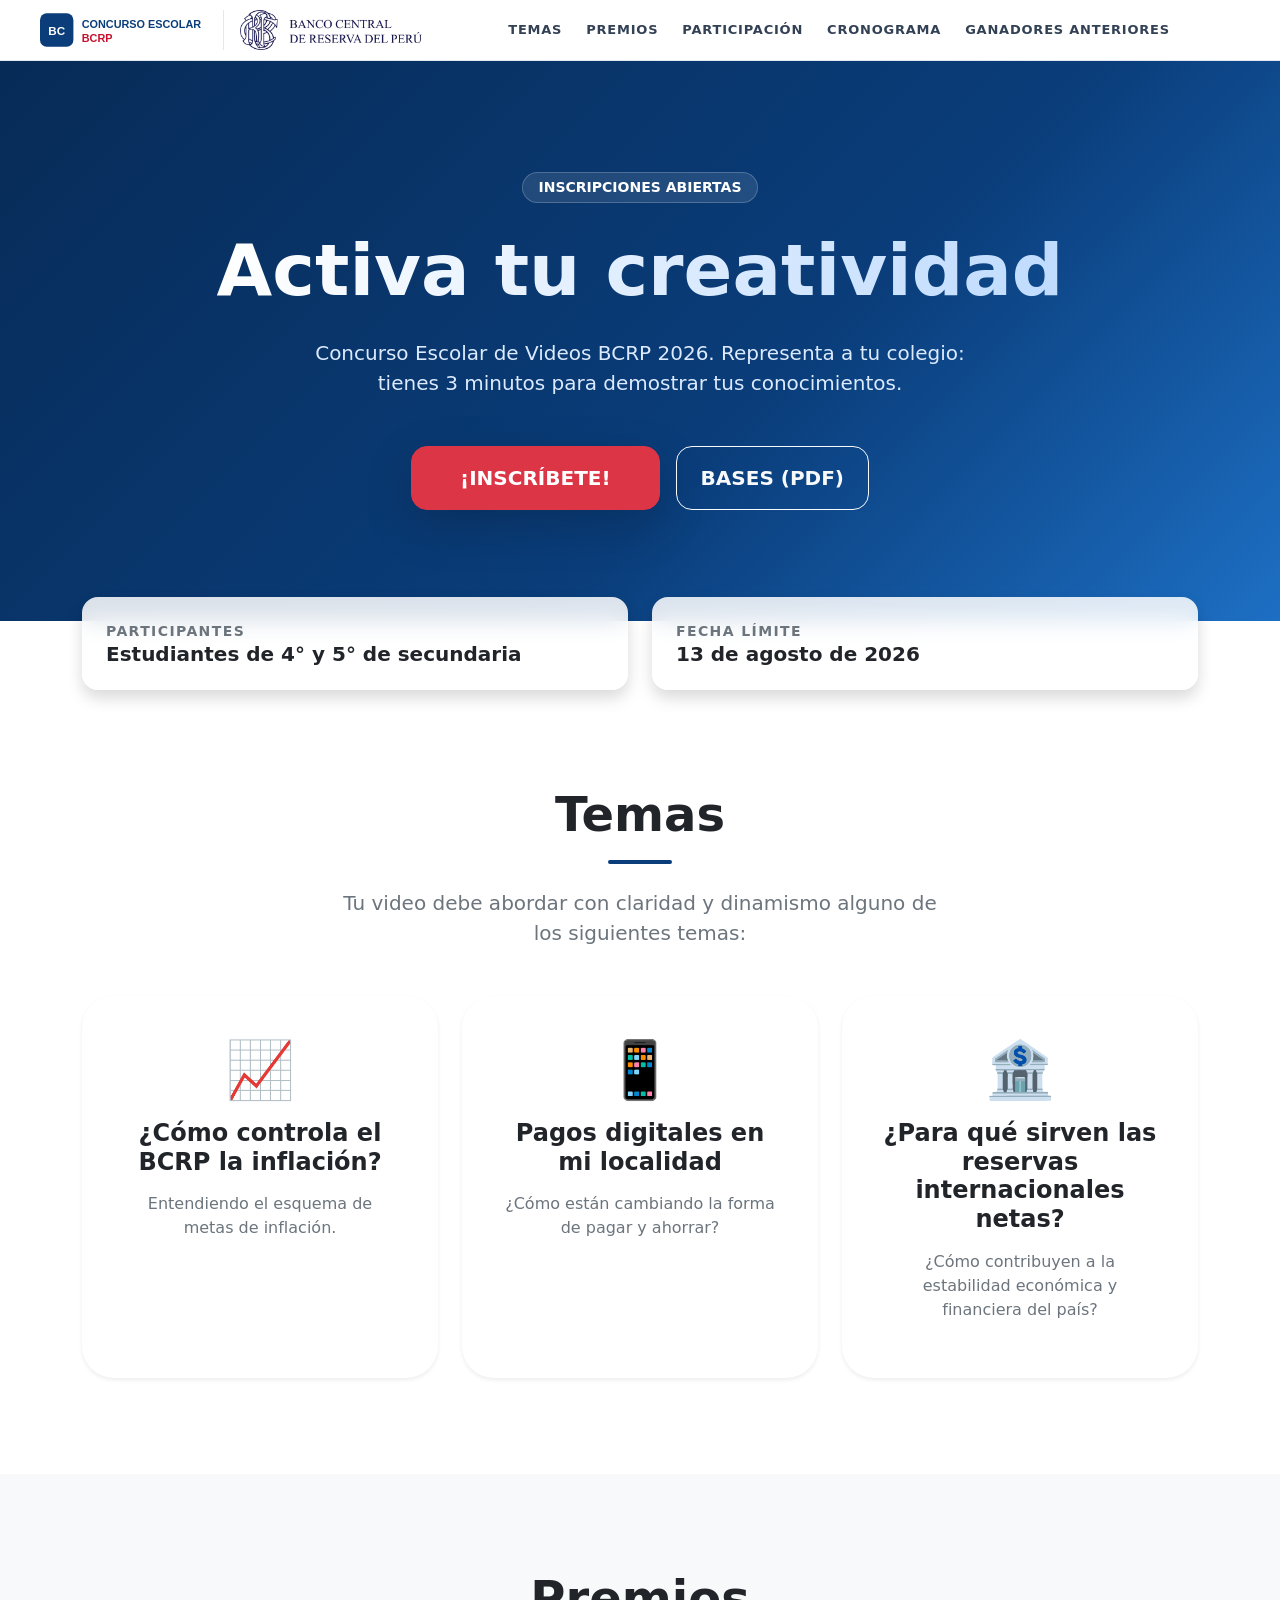
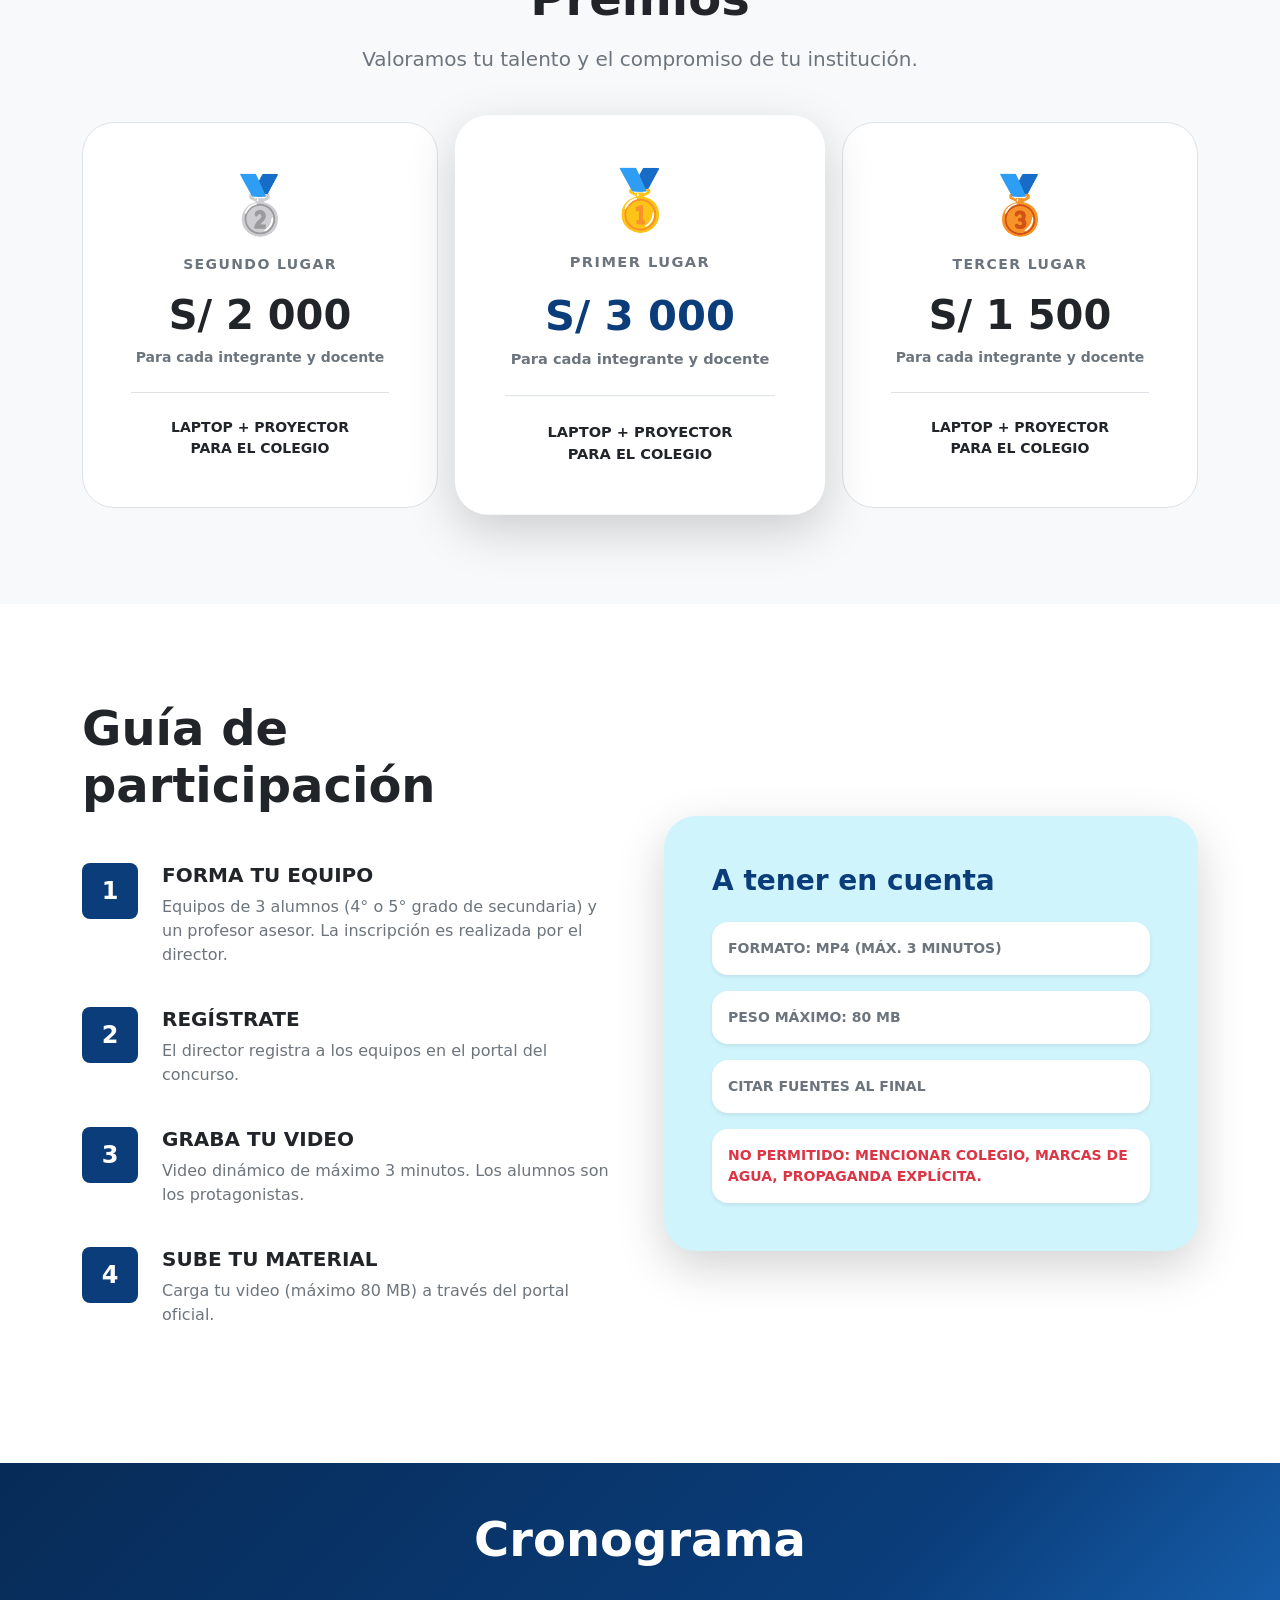
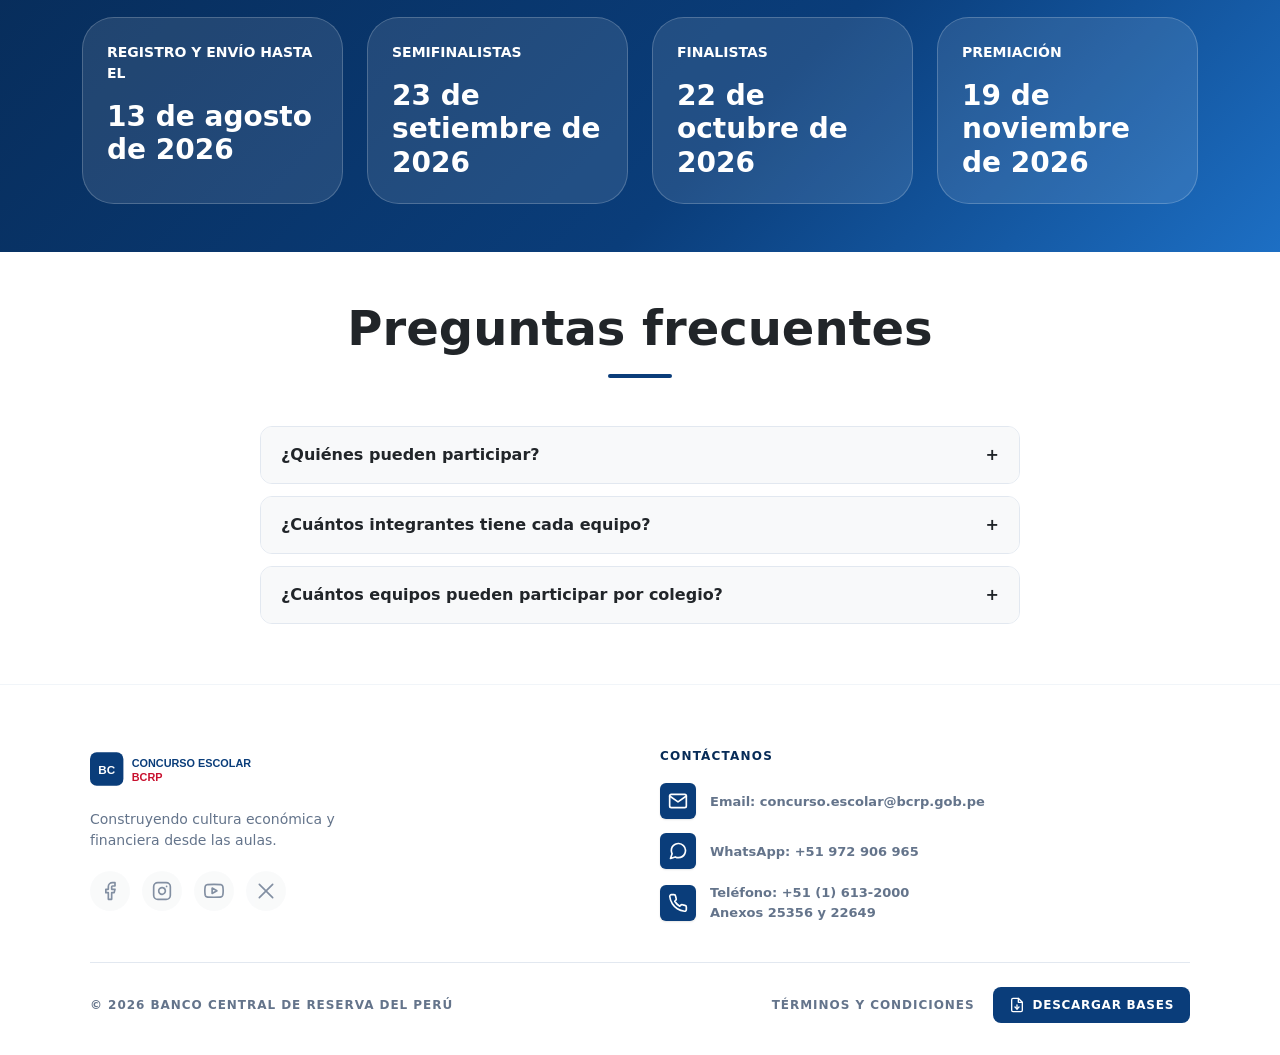
<file: index.html>
<!DOCTYPE html>
<html lang="es">
<head>
<meta charset="utf-8">
<meta name="viewport" content="width=device-width, initial-scale=1">
<title>Concurso Escolar de Videos BCRP 2026</title>
<link rel="stylesheet" href="https://cdn.jsdelivr.net/npm/bootstrap@5.3.8/dist/css/bootstrap.min.css">
<!-- Estructura fija del header y footer (no editable) -->
<style id="ce-base">
:root{--ce-primary:#0A3D7A;--ce-primary-dark:#072B57;--ce-muted:#64748b;--ce-border:#e2e8f0}
html{scroll-behavior:smooth;scroll-padding-top:76px}
body{margin:0}
.ce-header{position:sticky;top:0;z-index:1030;background:rgba(255,255,255,.88);-webkit-backdrop-filter:blur(12px);backdrop-filter:blur(12px);border-bottom:1px solid var(--ce-border)}
.ce-header__inner{max-width:1240px;margin:0 auto;padding:10px 20px;display:flex;align-items:center;gap:16px;flex-wrap:wrap}
.ce-brands{display:flex;align-items:center;gap:16px;min-width:0}
.ce-brand{display:flex;align-items:center}
.ce-brand--bcrp{padding-left:16px;border-left:1px solid var(--ce-border)}
.ce-brand img{height:40px;width:auto;display:block}
.ce-nav{list-style:none;margin:0 auto;padding:0;display:flex;gap:4px;flex-wrap:wrap}
.ce-nav a{display:block;padding:8px 10px;color:#334155;text-decoration:none;font-weight:700;font-size:13px;text-transform:uppercase;letter-spacing:.06em;white-space:nowrap;border-radius:8px}
.ce-nav a:hover{color:var(--ce-primary);background:#f1f5f9}
.ce-nav-toggle{display:none}
.ce-nav-btn{display:none;margin-left:auto;width:42px;height:38px;border-radius:8px;cursor:pointer;align-items:center;justify-content:center}
.ce-nav-btn span,.ce-nav-btn span::before,.ce-nav-btn span::after{display:block;width:22px;height:2px;background:#334155;position:relative;content:''}
.ce-nav-btn span::before{position:absolute;top:-7px}.ce-nav-btn span::after{position:absolute;top:7px}
@media (max-width:575px){.ce-brands{gap:10px}.ce-brand img{height:30px}.ce-brand--bcrp{padding-left:10px}}
@media (max-width:1199px){.ce-nav-btn{display:flex}.ce-nav{display:none;width:100%;flex-direction:column;margin:0}.ce-nav-toggle:checked~.ce-nav{display:flex}}
.ce-footer{background:#fff;border-top:1px solid #f1f5f9;padding:64px 0 32px;color:var(--ce-muted);font-size:14px}
.ce-footer__inner{max-width:1140px;margin:0 auto;padding:0 20px}
.ce-footer__cols{display:grid;grid-template-columns:1fr 1fr;gap:40px;margin-bottom:40px}
.ce-footer__logo{height:40px;width:auto;display:block;margin-bottom:20px}
.ce-footer__desc{max-width:300px;font-weight:500;margin:0 0 20px}
.ce-social{display:flex;gap:12px}
.ce-social a{width:40px;height:40px;border-radius:50%;background:#f8f9fa;color:#64748b;display:flex;align-items:center;justify-content:center;opacity:.8}
.ce-social a:hover{opacity:1;color:var(--ce-primary)}
.ce-footer__title{font-size:12px;font-weight:900;text-transform:uppercase;letter-spacing:.1em;color:var(--ce-primary-dark);margin:0 0 20px}
.ce-contact{display:flex;flex-direction:column;gap:14px}
.ce-contact__item{display:flex;align-items:center;gap:14px;color:var(--ce-muted);text-decoration:none;font-weight:700;font-size:13px}
a.ce-contact__item:hover{color:var(--ce-primary)}
.ce-contact__icon{flex:0 0 auto;width:36px;height:36px;border-radius:6px;background:var(--ce-primary);color:#fff;display:flex;align-items:center;justify-content:center;box-shadow:0 1px 2px rgba(0,0,0,.1)}
.ce-footer__bottom{padding-top:24px;border-top:1px solid var(--ce-border);display:flex;justify-content:space-between;align-items:center;gap:16px;flex-wrap:wrap}
.ce-footer__copy{margin:0;font-size:12px;font-weight:700;text-transform:uppercase;letter-spacing:.08em}
.ce-footer__docs{display:flex;align-items:center;gap:18px;flex-wrap:wrap}
.ce-footer__link{font-size:12px;font-weight:900;text-transform:uppercase;letter-spacing:.08em;color:inherit;text-decoration:none}
.ce-footer__link:hover{color:var(--ce-primary)}
.ce-footer__btn{display:inline-flex;align-items:center;gap:8px;padding:9px 16px;border-radius:8px;background:var(--ce-primary);color:#fff;font-size:12px;font-weight:700;text-transform:uppercase;letter-spacing:.06em;text-decoration:none}
.ce-footer__btn:hover{background:var(--ce-primary-dark);color:#fff}
@media (max-width:767px){.ce-footer__cols{grid-template-columns:1fr}.ce-footer__bottom{flex-direction:column;text-align:center}.ce-footer__docs{justify-content:center}}
</style>
<!-- Hoja de estilos de la edición -->
<link rel="stylesheet" href="estilos-landing-2026.css">
</head>
<body>
<header class="ce-header">
  <div class="ce-header__inner">
    <div class="ce-brands">
      <a class="ce-brand" href="#"><img src="data:image/svg+xml;charset=utf-8,%3Csvg%20xmlns%3D%22http%3A%2F%2Fwww.w3.org%2F2000%2Fsvg%22%20width%3D%22200%22%20height%3D%2248%22%20viewBox%3D%220%200%20200%2048%22%3E%3Crect%20x%3D%220%22%20y%3D%224%22%20width%3D%2240%22%20height%3D%2240%22%20rx%3D%228%22%20fill%3D%22%230A3D7A%22%2F%3E%3Ctext%20x%3D%2220%22%20y%3D%2230%22%20font-family%3D%22Arial%2Csans-serif%22%20font-size%3D%2214%22%20font-weight%3D%22700%22%20fill%3D%22%23fff%22%20text-anchor%3D%22middle%22%3EBC%3C%2Ftext%3E%3Ctext%20x%3D%2250%22%20y%3D%2222%22%20font-family%3D%22Arial%2Csans-serif%22%20font-size%3D%2213%22%20font-weight%3D%22700%22%20fill%3D%22%230A3D7A%22%3ECONCURSO%20ESCOLAR%3C%2Ftext%3E%3Ctext%20x%3D%2250%22%20y%3D%2239%22%20font-family%3D%22Arial%2Csans-serif%22%20font-size%3D%2213%22%20font-weight%3D%22700%22%20fill%3D%22%23C8102E%22%3EBCRP%3C%2Ftext%3E%3C%2Fsvg%3E" alt="Concurso Escolar BCRP 2026"></a>
      <a class="ce-brand ce-brand--bcrp" href="https://www.bcrp.gob.pe" target="_blank" rel="noopener"><img src="[data-uri]" alt="Banco Central de Reserva del Perú"></a>
    </div>
    <input type="checkbox" id="ce-nav-toggle" class="ce-nav-toggle">
    <label for="ce-nav-toggle" class="ce-nav-btn" aria-label="Abrir menú"><span></span></label>
    <ul class="ce-nav">
      <li><a href="#temas">Temas</a></li>
      <li><a href="#premios">Premios</a></li>
      <li><a href="#participar">Participación</a></li>
      <li><a href="#cronograma">Cronograma</a></li>
      <li><a href="https://www.youtube.com/playlist?list=PLSf-Yg0l9VEJfnIuZzsTkvgwK3DP1X_dj" target="_blank" rel="noopener">Ganadores anteriores</a></li>
    </ul>
  </div>
</header>
<main class="ce-content">
<!-- ===== Contenido editable ===== -->
<section class="bcrp-gradient text-white d-flex align-items-center hero-section">
  <div class="container text-center py-5">
    <span class="d-inline-block py-1 px-3 rounded-pill bg-white-10 border border-white-20 mb-4 text-uppercase small fw-bold">Inscripciones abiertas</span>
    <h1 class="display-2 fw-black mb-4"><span class="text-gradient-hero">Activa tu creatividad</span></h1>
    <p class="lead text-blue-100 mx-auto mb-5" style="max-width:700px">Concurso Escolar de Videos BCRP 2026. Representa a tu colegio: tienes 3 minutos para demostrar tus conocimientos.</p>
    <div class="d-flex flex-wrap justify-content-center gap-3">
      <a href="portal.html" class="btn btn-danger btn-lg rounded-4 px-5 py-3 fw-bold shadow-lg">¡INSCRÍBETE!</a>
      <a href="#" class="btn btn-outline-light btn-lg rounded-4 px-4 py-3 fw-bold">BASES (PDF)</a>
    </div>
  </div>
</section>

<div class="container" style="margin-top:-3rem;position:relative">
  <div class="row g-4">
    <div class="col-md-6"><div class="glass p-4 rounded-4 shadow"><p class="text-secondary fw-bold text-uppercase small mb-0 ls-wide">Participantes</p><h5 class="fw-bold text-dark mb-0">Estudiantes de 4° y 5° de secundaria</h5></div></div>
    <div class="col-md-6"><div class="glass p-4 rounded-4 shadow"><p class="text-secondary fw-bold text-uppercase small mb-0 ls-wide">Fecha límite</p><h5 class="fw-bold text-dark mb-0">13 de agosto de 2026</h5></div></div>
  </div>
</div>

<section id="temas" class="py-5 my-5">
  <div class="container">
    <div class="text-center mb-5">
      <h2 class="display-5 fw-black text-dark mb-3">Temas</h2>
      <div class="separator bg-primary mx-auto rounded-pill"></div>
      <p class="text-secondary mt-4 lead mx-auto" style="max-width:600px">Tu video debe abordar con claridad y dinamismo alguno de los siguientes temas:</p>
    </div>
    <div class="row g-4">
      <div class="col-md-4">
        <div class="card h-100 border-0 shadow-sm p-4 rounded-5 card-hover">
          <div class="card-body text-center">
            <div class="display-4 mb-3">📈</div>
            <h3 class="h4 fw-bold text-dark mb-3">¿Cómo controla el BCRP la inflación?</h3>
            <p class="text-secondary">Entendiendo el esquema de metas de inflación.</p>
          </div>
        </div>
      </div>
      <div class="col-md-4">
        <div class="card h-100 border-0 shadow-sm p-4 rounded-5 card-hover">
          <div class="card-body text-center">
            <div class="display-4 mb-3">📱</div>
            <h3 class="h4 fw-bold text-dark mb-3">Pagos digitales en mi localidad</h3>
            <p class="text-secondary">¿Cómo están cambiando la forma de pagar y ahorrar?</p>
          </div>
        </div>
      </div>
      <div class="col-md-4">
        <div class="card h-100 border-0 shadow-sm p-4 rounded-5 card-hover">
          <div class="card-body text-center">
            <div class="display-4 mb-3">🏦</div>
            <h3 class="h4 fw-bold text-dark mb-3">¿Para qué sirven las reservas internacionales netas?</h3>
            <p class="text-secondary">¿Cómo contribuyen a la estabilidad económica y financiera del país?</p>
          </div>
        </div>
      </div>
    </div>
  </div>
</section>

<section id="premios" class="py-5 bg-light">
  <div class="container py-5">
    <div class="text-center mb-5">
      <h2 class="display-5 fw-black text-dark mb-3">Premios</h2>
      <p class="text-secondary lead">Valoramos tu talento y el compromiso de tu institución.</p>
    </div>
    <div class="row align-items-center g-4">
      <div class="col-lg-4">
        <div class="bg-white p-5 rounded-5 border text-center h-100">
          <div class="display-4 mb-3">🥈</div>
          <span class="d-block text-secondary fw-bold text-uppercase small ls-wide mb-3">Segundo lugar</span>
          <h3 class="display-6 fw-black text-dark mb-2">S/ 2 000</h3>
          <p class="text-secondary small fw-bold mb-4">Para cada integrante y docente</p>
          <div class="pt-4 border-top small fw-bold text-uppercase text-dark">Laptop + Proyector<br>para el colegio</div>
        </div>
      </div>
      <div class="col-lg-4">
        <div class="bg-white p-5 rounded-5 shadow-lg prize-first text-center h-100">
          <div class="display-4 mb-3">🥇</div>
          <span class="d-block text-secondary fw-bold text-uppercase small ls-wide mb-3">Primer lugar</span>
          <h3 class="display-6 fw-black text-primary mb-2">S/ 3 000</h3>
          <p class="text-secondary small fw-bold mb-4">Para cada integrante y docente</p>
          <div class="pt-4 border-top small fw-bold text-uppercase text-dark">Laptop + Proyector<br>para el colegio</div>
        </div>
      </div>
      <div class="col-lg-4">
        <div class="bg-white p-5 rounded-5 border text-center h-100">
          <div class="display-4 mb-3">🥉</div>
          <span class="d-block text-secondary fw-bold text-uppercase small ls-wide mb-3">Tercer lugar</span>
          <h3 class="display-6 fw-black text-dark mb-2">S/ 1 500</h3>
          <p class="text-secondary small fw-bold mb-4">Para cada integrante y docente</p>
          <div class="pt-4 border-top small fw-bold text-uppercase text-dark">Laptop + Proyector<br>para el colegio</div>
        </div>
      </div>
    </div>
  </div>
</section>

<section id="participar" class="py-5 my-5">
  <div class="container">
    <div class="row align-items-center g-4 g-lg-5">
      <div class="col-lg-6">
        <h2 class="display-5 fw-black text-dark mb-5">Guía de participación</h2>
        <div class="d-flex gap-4 mb-4">
          <span class="step-num flex-shrink-0 d-flex align-items-center justify-content-center bg-primary text-white rounded-3 fs-4 fw-bold">1</span>
          <div><h4 class="fw-bold text-dark text-uppercase h5">Forma tu equipo</h4><p class="text-secondary">Equipos de 3 alumnos (4° o 5° grado de secundaria) y un profesor asesor. La inscripción es realizada por el director.</p></div>
        </div>
        <div class="d-flex gap-4 mb-4">
          <span class="step-num flex-shrink-0 d-flex align-items-center justify-content-center bg-primary text-white rounded-3 fs-4 fw-bold">2</span>
          <div><h4 class="fw-bold text-dark text-uppercase h5">Regístrate</h4><p class="text-secondary">El director registra a los equipos en el portal del concurso.</p></div>
        </div>
        <div class="d-flex gap-4 mb-4">
          <span class="step-num flex-shrink-0 d-flex align-items-center justify-content-center bg-primary text-white rounded-3 fs-4 fw-bold">3</span>
          <div><h4 class="fw-bold text-dark text-uppercase h5">Graba tu video</h4><p class="text-secondary">Video dinámico de máximo 3 minutos. Los alumnos son los protagonistas.</p></div>
        </div>
        <div class="d-flex gap-4 mb-4">
          <span class="step-num flex-shrink-0 d-flex align-items-center justify-content-center bg-primary text-white rounded-3 fs-4 fw-bold">4</span>
          <div><h4 class="fw-bold text-dark text-uppercase h5">Sube tu material</h4><p class="text-secondary">Carga tu video (máximo 80 MB) a través del portal oficial.</p></div>
        </div>
      </div>
      <div class="col-lg-6">
        <div class="bg-info-subtle rounded-5 p-5 shadow-lg">
          <h4 class="fw-black text-primary h3 mb-4">A tener en cuenta</h4>
          <ul class="list-unstyled d-flex flex-column gap-3 mb-0">
            <li class="bg-white p-3 rounded-4 shadow-sm fw-bold text-secondary text-uppercase small">Formato: MP4 (máx. 3 minutos)</li>
            <li class="bg-white p-3 rounded-4 shadow-sm fw-bold text-secondary text-uppercase small">Peso máximo: 80 MB</li>
            <li class="bg-white p-3 rounded-4 shadow-sm fw-bold text-secondary text-uppercase small">Citar fuentes al final</li>
            <li class="bg-white p-3 rounded-4 shadow-sm fw-bold text-danger text-uppercase small">No permitido: mencionar colegio, marcas de agua, propaganda explícita.</li>
          </ul>
        </div>
      </div>
    </div>
  </div>
</section>

<section id="cronograma" class="py-5 bcrp-gradient text-white">
  <div class="container">
    <h2 class="display-5 fw-black text-center mb-5">Cronograma</h2>
    <div class="row g-4">
      <div class="col-lg-3 col-md-6">
        <div class="bg-white-10 p-4 rounded-5 border border-white-20 h-100">
          <span class="d-block fw-black text-uppercase small mb-3">Registro y envío hasta el</span>
          <h4 class="h3 fw-bold mb-0">13 de agosto de 2026</h4>
        </div>
      </div>
      <div class="col-lg-3 col-md-6">
        <div class="bg-white-10 p-4 rounded-5 border border-white-20 h-100">
          <span class="d-block fw-black text-uppercase small mb-3">Semifinalistas</span>
          <h4 class="h3 fw-bold mb-0">23 de setiembre de 2026</h4>
        </div>
      </div>
      <div class="col-lg-3 col-md-6">
        <div class="bg-white-10 p-4 rounded-5 border border-white-20 h-100">
          <span class="d-block fw-black text-uppercase small mb-3">Finalistas</span>
          <h4 class="h3 fw-bold mb-0">22 de octubre de 2026</h4>
        </div>
      </div>
      <div class="col-lg-3 col-md-6">
        <div class="bg-white-10 p-4 rounded-5 border border-white-20 h-100">
          <span class="d-block fw-black text-uppercase small mb-3">Premiación</span>
          <h4 class="h3 fw-bold mb-0">19 de noviembre de 2026</h4>
        </div>
      </div>
    </div>
  </div>
</section>

<section id="faq" class="py-5 bg-white">
  <div class="container">
    <div class="text-center mb-5">
      <h2 class="display-5 fw-black text-dark mb-3">Preguntas frecuentes</h2>
      <div class="separator bg-primary mx-auto rounded-pill"></div>
    </div>
    <div class="ce-faq mx-auto" style="max-width:760px">
      <details><summary>¿Quiénes pueden participar?</summary><p>Estudiantes de cuarto y quinto de secundaria y docentes de instituciones educativas públicas y privadas de todo el país.</p></details>
      <details><summary>¿Cuántos integrantes tiene cada equipo?</summary><p>Los equipos están conformados por 1 docente y 3 estudiantes de la misma institución educativa.</p></details>
      <details><summary>¿Cuántos equipos pueden participar por colegio?</summary><p>No hay límite de equipos participantes por institución educativa.</p></details>
    </div>
  </div>
</section>
<!-- ===== Fin del contenido editable ===== -->
</main>
<footer class="ce-footer">
  <div class="ce-footer__inner">
    <div class="ce-footer__cols">
      <div>
        <img class="ce-footer__logo" src="data:image/svg+xml;charset=utf-8,%3Csvg%20xmlns%3D%22http%3A%2F%2Fwww.w3.org%2F2000%2Fsvg%22%20width%3D%22200%22%20height%3D%2248%22%20viewBox%3D%220%200%20200%2048%22%3E%3Crect%20x%3D%220%22%20y%3D%224%22%20width%3D%2240%22%20height%3D%2240%22%20rx%3D%228%22%20fill%3D%22%230A3D7A%22%2F%3E%3Ctext%20x%3D%2220%22%20y%3D%2230%22%20font-family%3D%22Arial%2Csans-serif%22%20font-size%3D%2214%22%20font-weight%3D%22700%22%20fill%3D%22%23fff%22%20text-anchor%3D%22middle%22%3EBC%3C%2Ftext%3E%3Ctext%20x%3D%2250%22%20y%3D%2222%22%20font-family%3D%22Arial%2Csans-serif%22%20font-size%3D%2213%22%20font-weight%3D%22700%22%20fill%3D%22%230A3D7A%22%3ECONCURSO%20ESCOLAR%3C%2Ftext%3E%3Ctext%20x%3D%2250%22%20y%3D%2239%22%20font-family%3D%22Arial%2Csans-serif%22%20font-size%3D%2213%22%20font-weight%3D%22700%22%20fill%3D%22%23C8102E%22%3EBCRP%3C%2Ftext%3E%3C%2Fsvg%3E" alt="Concurso Escolar BCRP 2026">
        <p class="ce-footer__desc">Construyendo cultura económica y financiera desde las aulas.</p>
        <div class="ce-social">
          <a href="https://www.facebook.com/bcrpoficial/" target="_blank" rel="noopener" aria-label="Facebook"><svg xmlns="http://www.w3.org/2000/svg" width="20" height="20" viewBox="0 0 24 24" fill="none" stroke="currentColor" stroke-width="2" stroke-linecap="round" stroke-linejoin="round" aria-hidden="true"><path d="M18 2h-3a5 5 0 0 0-5 5v3H7v4h3v8h4v-8h3l1-4h-4V7a1 1 0 0 1 1-1h3z"/></svg></a>
          <a href="https://www.instagram.com/bcrpoficial/" target="_blank" rel="noopener" aria-label="Instagram"><svg xmlns="http://www.w3.org/2000/svg" width="20" height="20" viewBox="0 0 24 24" fill="none" stroke="currentColor" stroke-width="2" stroke-linecap="round" stroke-linejoin="round" aria-hidden="true"><rect x="2" y="2" width="20" height="20" rx="5" ry="5"/><path d="M16 11.37A4 4 0 1 1 12.63 8 4 4 0 0 1 16 11.37z"/><line x1="17.5" y1="6.5" x2="17.51" y2="6.5"/></svg></a>
          <a href="https://www.youtube.com/user/bcrpoficial" target="_blank" rel="noopener" aria-label="YouTube"><svg xmlns="http://www.w3.org/2000/svg" width="20" height="20" viewBox="0 0 24 24" fill="none" stroke="currentColor" stroke-width="2" stroke-linecap="round" stroke-linejoin="round" aria-hidden="true"><path d="M22.54 6.42a2.78 2.78 0 0 0-1.94-2C18.88 4 12 4 12 4s-6.88 0-8.6.46a2.78 2.78 0 0 0-1.94 2A29 29 0 0 0 1 11.75a29 29 0 0 0 .46 5.33A2.78 2.78 0 0 0 3.4 19c1.72.46 8.6.46 8.6.46s6.88 0 8.6-.46a2.78 2.78 0 0 0 1.94-2 29 29 0 0 0 .46-5.25 29 29 0 0 0-.46-5.33z"/><polygon points="9.75 15.02 15.5 11.75 9.75 8.48 9.75 15.02"/></svg></a>
          <a href="https://x.com/bcrpoficial" target="_blank" rel="noopener" aria-label="X"><svg xmlns="http://www.w3.org/2000/svg" width="20" height="20" viewBox="0 0 24 24" fill="none" stroke="currentColor" stroke-width="2" stroke-linecap="round" stroke-linejoin="round" aria-hidden="true"><path d="M4 4l16 16M20 4L4 20"/></svg></a>
        </div>
      </div>
      <div>
        <h5 class="ce-footer__title">Contáctanos</h5>
        <div class="ce-contact">
          <a class="ce-contact__item" href="mailto:concurso.escolar@bcrp.gob.pe"><span class="ce-contact__icon"><svg xmlns="http://www.w3.org/2000/svg" width="20" height="20" viewBox="0 0 24 24" fill="none" stroke="currentColor" stroke-width="2" stroke-linecap="round" stroke-linejoin="round" aria-hidden="true"><path d="M4 4h16a2 2 0 0 1 2 2v12a2 2 0 0 1-2 2H4a2 2 0 0 1-2-2V6a2 2 0 0 1 2-2z"/><polyline points="22 6 12 13 2 6"/></svg></span><span>Email: concurso.escolar@bcrp.gob.pe</span></a>
          <a class="ce-contact__item" href="https://wa.me/51972906965" target="_blank" rel="noopener"><span class="ce-contact__icon"><svg xmlns="http://www.w3.org/2000/svg" width="20" height="20" viewBox="0 0 24 24" fill="none" stroke="currentColor" stroke-width="2" stroke-linecap="round" stroke-linejoin="round" aria-hidden="true"><path d="M21 11.5a8.38 8.38 0 0 1-.9 3.8 8.5 8.5 0 0 1-7.6 4.7 8.38 8.38 0 0 1-3.8-.9L3 21l1.9-5.7a8.38 8.38 0 0 1-.9-3.8 8.5 8.5 0 0 1 4.7-7.6 8.38 8.38 0 0 1 3.8-.9h.5a8.48 8.48 0 0 1 8 8v.5z"/></svg></span><span>WhatsApp: +51 972 906 965</span></a>
          <div class="ce-contact__item"><span class="ce-contact__icon"><svg xmlns="http://www.w3.org/2000/svg" width="20" height="20" viewBox="0 0 24 24" fill="none" stroke="currentColor" stroke-width="2" stroke-linecap="round" stroke-linejoin="round" aria-hidden="true"><path d="M22 16.92v3a2 2 0 0 1-2.18 2 19.79 19.79 0 0 1-8.63-3.07 19.5 19.5 0 0 1-6-6 19.79 19.79 0 0 1-3.07-8.67A2 2 0 0 1 4.11 2h3a2 2 0 0 1 2 1.72c.13.96.36 1.9.7 2.81a2 2 0 0 1-.45 2.11L8.09 9.91a16 16 0 0 0 6 6l1.27-1.27a2 2 0 0 1 2.11-.45c.91.34 1.85.57 2.81.7A2 2 0 0 1 22 16.92z"/></svg></span><span>Teléfono: +51 (1) 613-2000<br>Anexos 25356 y 22649</span></div>
        </div>
      </div>
    </div>
    <div class="ce-footer__bottom">
      <p class="ce-footer__copy">© 2026 Banco Central de Reserva del Perú</p>
      <div class="ce-footer__docs">
        <a class="ce-footer__link" href="terminos-condiciones-ce2026.pdf" download="terminos-condiciones-ce2026.pdf">Términos y condiciones</a>
        <a class="ce-footer__btn" href="bases-ce2026.pdf" download="bases-ce2026.pdf"><svg xmlns="http://www.w3.org/2000/svg" width="16" height="16" viewBox="0 0 24 24" fill="none" stroke="currentColor" stroke-width="2" stroke-linecap="round" stroke-linejoin="round" aria-hidden="true"><path d="M14 2H6a2 2 0 0 0-2 2v16a2 2 0 0 0 2 2h12a2 2 0 0 0 2-2V8z"/><polyline points="14 2 14 8 20 8"/><line x1="12" y1="18" x2="12" y2="12"/><polyline points="9 15 12 18 15 15"/></svg><span>Descargar Bases</span></a>
      </div>
    </div>
  </div>
</footer>
</body>
</html>
</file>
<file: estilos-landing-2026.css>
/* Hoja de estilos de la landing del Concurso Escolar BCRP
   Se carga después de Bootstrap 5.3 (si está activado).
   El header (.ce-header) y el footer (.ce-footer) tienen estructura fija;
   puedes ajustar sus colores con las variables --ce-primary y --ce-primary-dark. */

:root{ --ce-primary:#0A3D7A; --ce-primary-dark:#072B57; --bs-primary:#0A3D7A; --bs-primary-rgb:10,61,122; }

.fw-black{ font-weight:900 !important; }
.ls-wide{ letter-spacing:.1em; }
.btn-primary{ --bs-btn-bg:var(--ce-primary); --bs-btn-border-color:var(--ce-primary); --bs-btn-hover-bg:var(--ce-primary-dark); --bs-btn-hover-border-color:var(--ce-primary-dark); }
.text-primary{ color:var(--ce-primary) !important; }
.bg-primary{ background-color:var(--ce-primary) !important; }

.bcrp-gradient{ background:linear-gradient(135deg,var(--ce-primary-dark) 0%,var(--ce-primary) 60%,#1d6fc4 100%); }
.hero-section{ min-height:560px; }
.text-gradient-hero{ background:linear-gradient(90deg,#fff,#bfdbfe); -webkit-background-clip:text; background-clip:text; color:transparent; }
.text-blue-100{ color:#dbeafe; }
.bg-white-10{ background:rgba(255,255,255,.1); }
.border-white-20{ border-color:rgba(255,255,255,.2) !important; }
.glass{ background:rgba(255,255,255,.85); -webkit-backdrop-filter:blur(12px); backdrop-filter:blur(12px); }
.separator{ width:64px; height:4px; }
.card-hover{ transition:transform .2s ease, box-shadow .2s ease; }
.card-hover:hover{ transform:translateY(-4px); box-shadow:0 1rem 2rem rgba(0,0,0,.08) !important; }
.prize-first{ transform:scale(1.04); }
.step-num{ width:56px; height:56px; }

.ce-faq details{ border:1px solid #e2e8f0; border-radius:.75rem; margin-bottom:.75rem; overflow:hidden; }
.ce-faq summary{ cursor:pointer; padding:1rem 1.25rem; font-weight:700; color:#212529; background:#f8f9fa; list-style:none; }
.ce-faq summary::-webkit-details-marker{ display:none; }
.ce-faq summary::after{ content:"+"; float:right; font-weight:900; }
.ce-faq details[open] summary::after{ content:"–"; }
.ce-faq details p{ margin:0; padding:1rem 1.25rem; color:#6c757d; }
</file>
